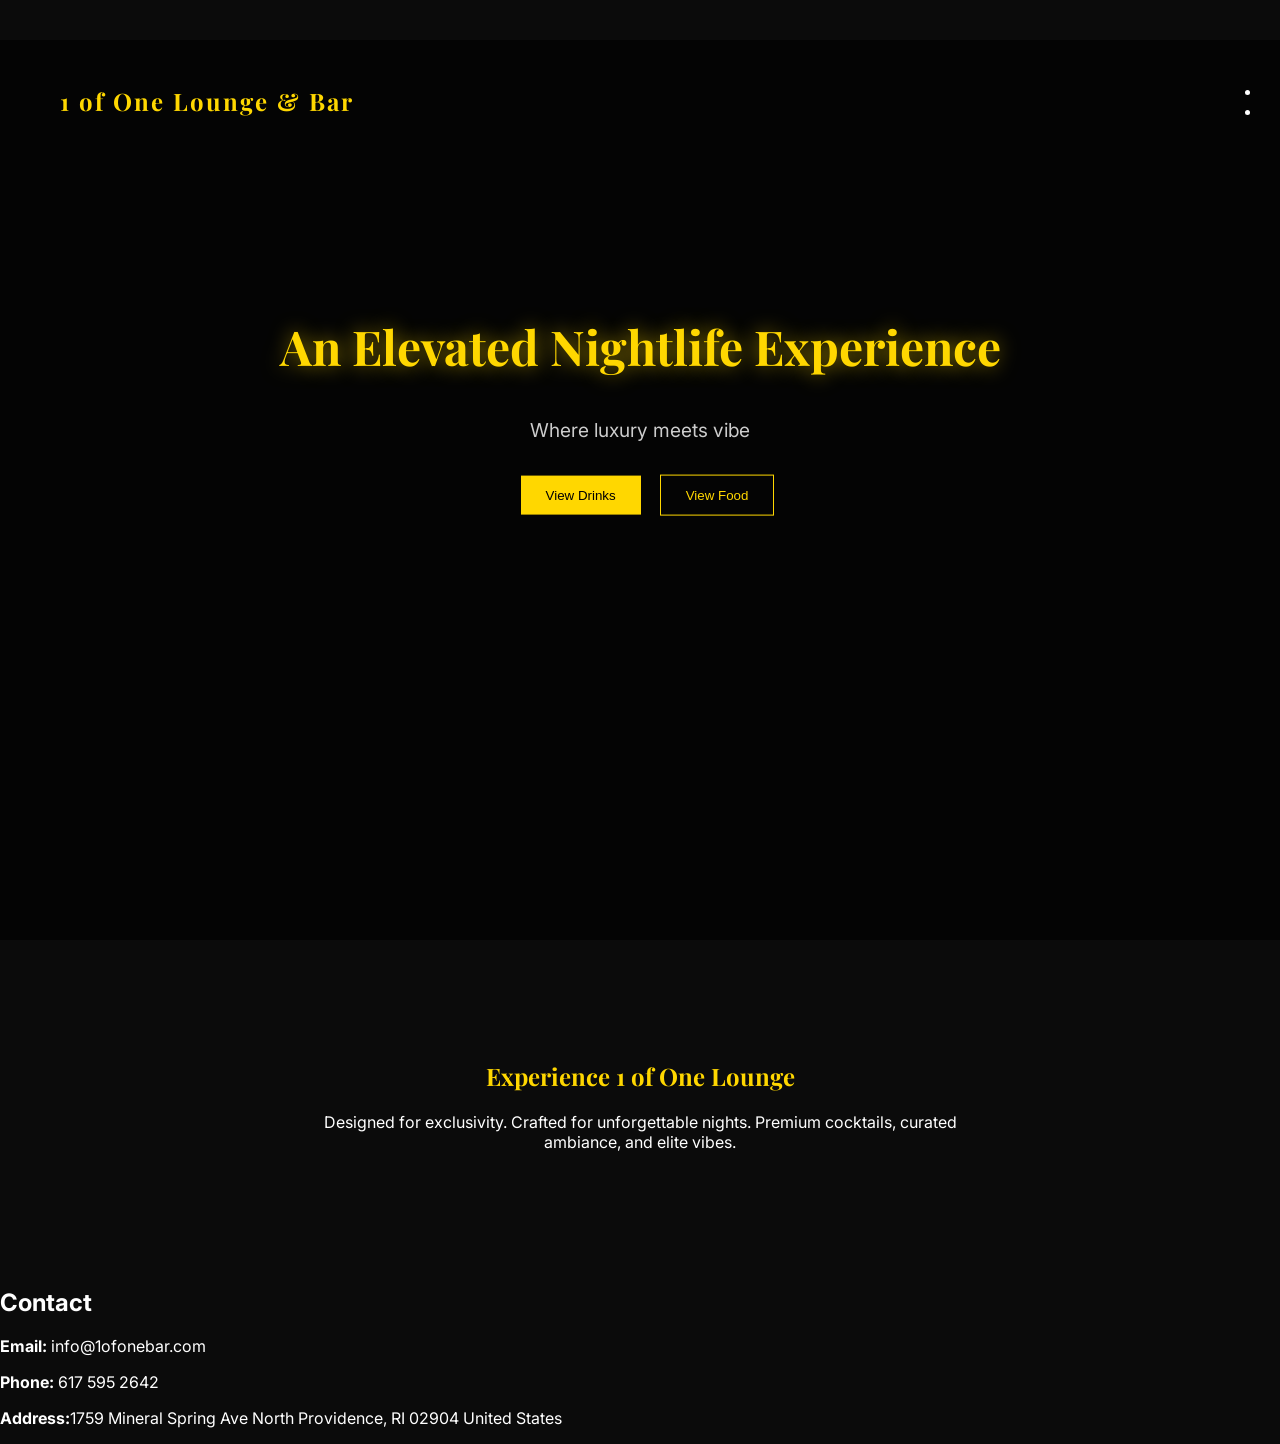
<file: oneofonefinal/project /Welcome page/index.html>
<!DOCTYPE html>
<html lang="en">
<head>
  <meta charset="UTF-8">
  <title>1 of One Lounge & Bar</title>
  <link rel="stylesheet" href="main.css">

  <!-- Google Font -->
  <link href="https://fonts.googleapis.com/css2?family=Playfair+Display:wght@500;700&family=Inter:wght@300;400&display=swap" rel="stylesheet">
</head>

<body>

<nav class="nav">
  <h1 class="logo">1 of One Lounge & Bar</h1>
  <ul>
    <li><a href="drinks.html">Drinks</a></li>
    <li><a href="food.html">Food</a></li>
  </ul>
</nav>

<section class="hero">
  <div class="overlay"></div>

  <div class="hero-content">
    <h2 class="glow">An Elevated Nightlife Experience</h2>
    <p>Where luxury meets vibe</p>

    <div class="buttons">
      <a href="drinks.html"><button class="gold-btn">View Drinks</button></a>
      <a href="food.html"><button class="outline-btn">View Food</button></a>
    </div>
  </div>
</section>

<section class="about">
  <h2>Experience 1 of One Lounge</h2>
  <p>
    Designed for exclusivity. Crafted for unforgettable nights.
    Premium cocktails, curated ambiance, and elite vibes.
  </p>
</section>
 <section id="contact" class="contact">
      <div class="section-heading">
        <p class="section-tag"></p>
        <h2>Contact</h2>
      </div>

      <div class="contact-card">
        <p><strong>Email:</strong> info@1ofonebar.com</p>
        <p><strong>Phone:</strong> 617 595 2642</p>
        <p><strong>Address:</strong>1759 Mineral Spring Ave
North Providence, RI  02904
United States</p>
      </div>
<script src="script.js"></script>
</body>
</html>
</file>
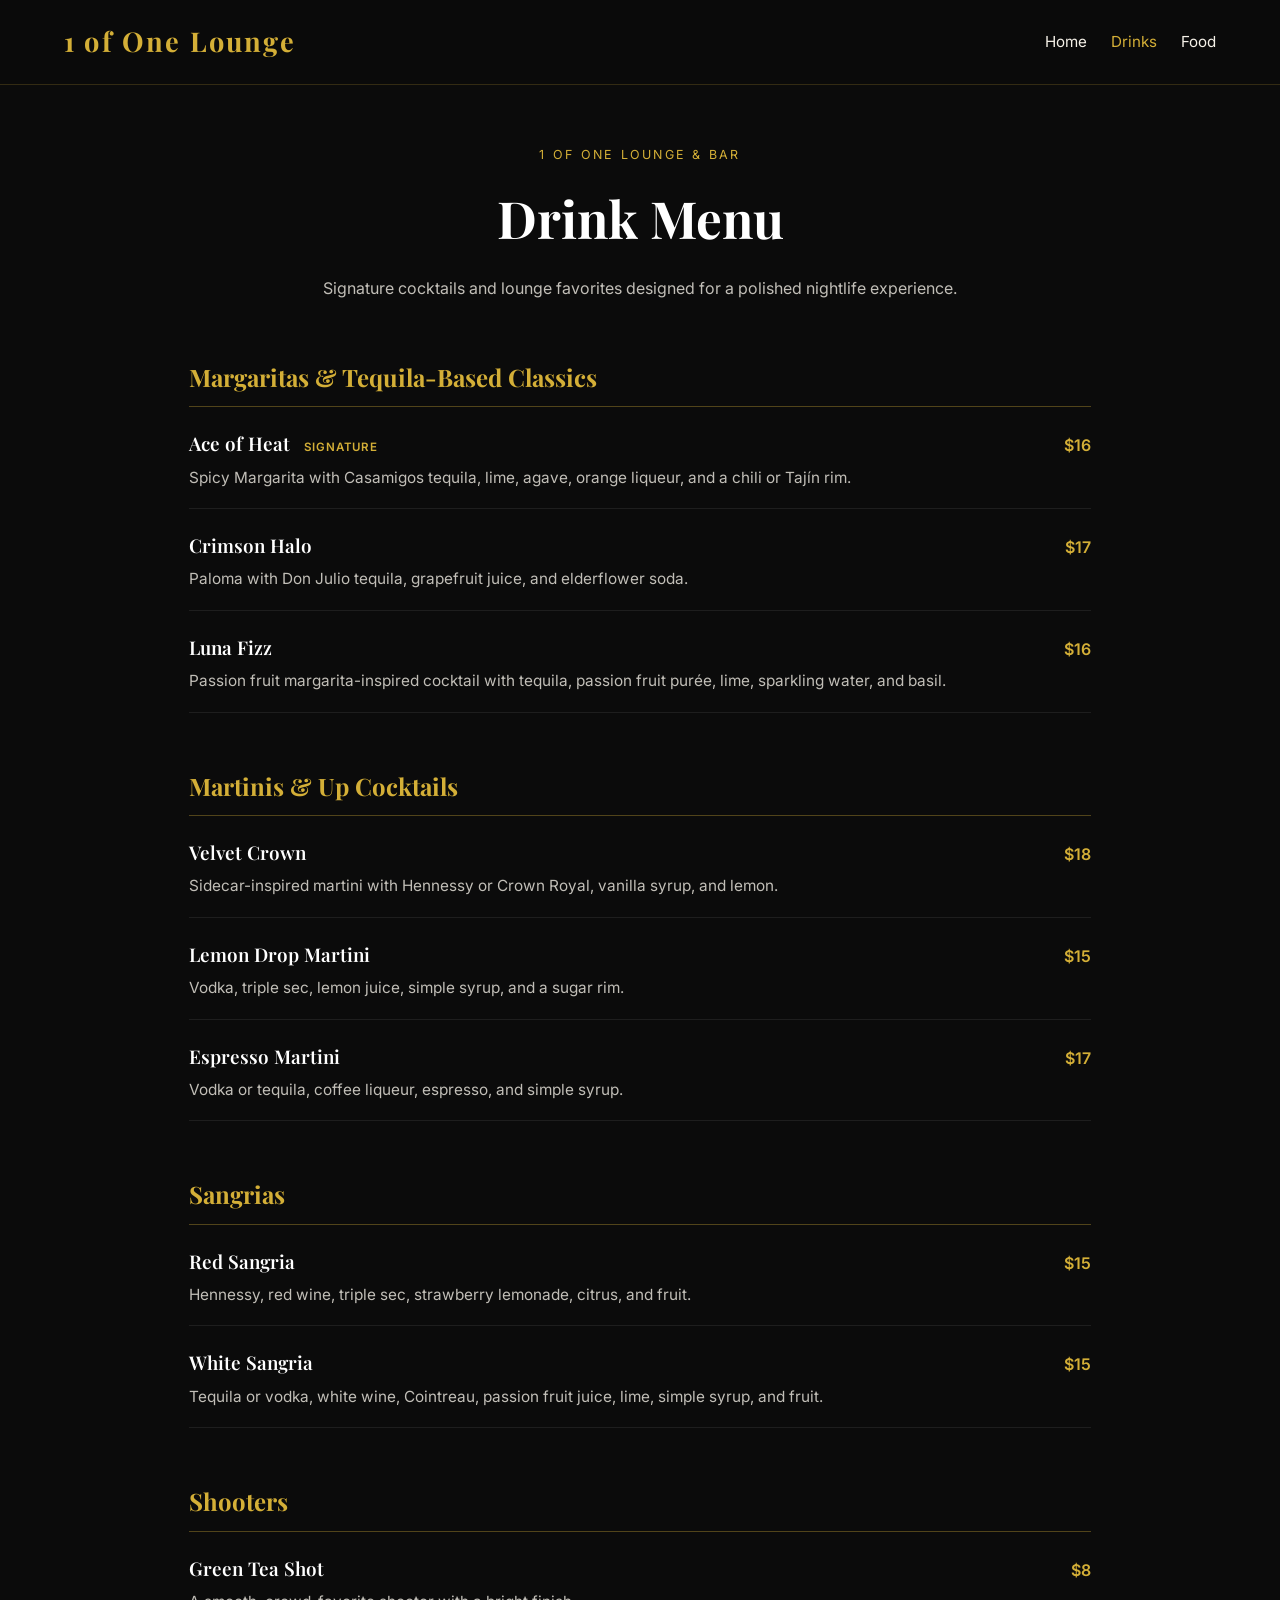
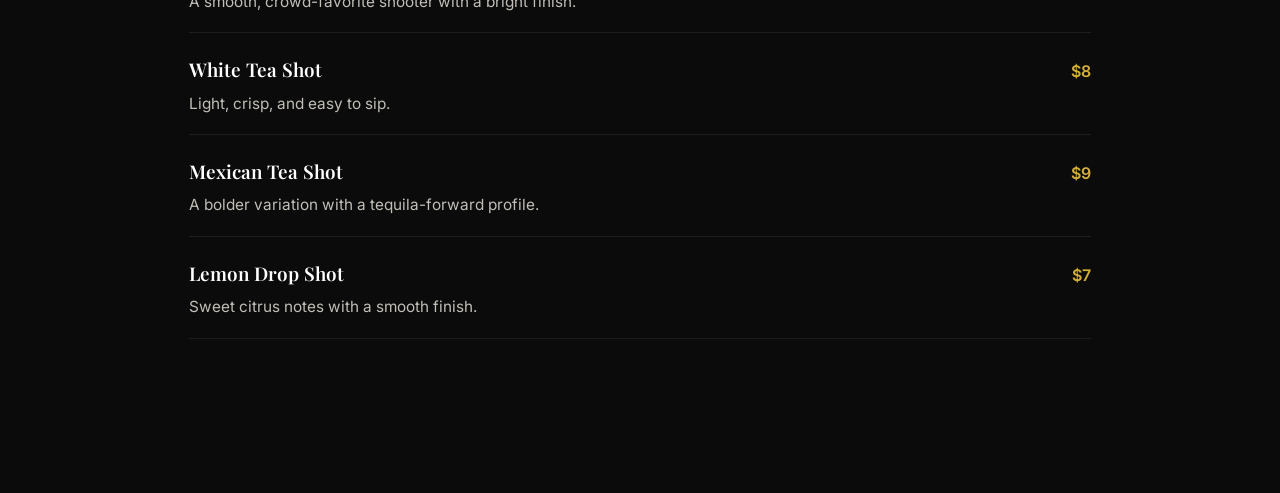
<file: oneofonefinal/project /Welcome page/drinks.html>
<!DOCTYPE html>
<html lang="en">
<head>
  <meta charset="UTF-8" />
  <meta name="viewport" content="width=device-width, initial-scale=1.0" />
  <title>Drink Menu | 1 of One Lounge & Bar</title>
  <link rel="preconnect" href="https://fonts.googleapis.com" />
  <link rel="preconnect" href="https://fonts.gstatic.com" crossorigin />
  <link href="https://fonts.googleapis.com/css2?family=Inter:wght@300;400;500;600&family=Playfair+Display:wght@500;600;700&display=swap" rel="stylesheet" />
  <link rel="stylesheet" href="menu.css" />
</head>
<body>
  <header class="site-header">
    <nav class="nav">
      <a href="index.html" class="brand">1 of One Lounge</a>

      <button class="menu-toggle" aria-label="Open navigation" aria-expanded="false">
        <span></span>
        <span></span>
        <span></span>
      </button>

      <ul class="nav-links">
        <li><a href="index.html">Home</a></li>
        <li><a href="drinks.html" class="active">Drinks</a></li>
        <li><a href="food.html">Food</a></li>
      </ul>
    </nav>
  </header>

  <main class="menu-layout">
    <section class="menu-hero reveal">
      <p class="eyebrow">1 of One Lounge & Bar</p>
      <h1>Drink Menu</h1>
      <p class="menu-intro">
        Signature cocktails and lounge favorites designed for a polished nightlife experience.
      </p>
    </section>

    <section class="menu-section reveal">
      <div class="section-heading">
        <h2>Margaritas &amp; Tequila-Based Classics</h2>
      </div>

      <div class="menu-items">
        <article class="menu-item signature-item">
          <div class="menu-item-heading">
            <h3>Ace of Heat</h3>
            <p class="price">$16</p>
          </div>
          <p class="description">Spicy Margarita with Casamigos tequila, lime, agave, orange liqueur, and a chili or Tajín rim.</p>
        </article>

        <article class="menu-item">
          <div class="menu-item-heading">
            <h3>Crimson Halo</h3>
            <p class="price">$17</p>
          </div>
          <p class="description">Paloma with Don Julio tequila, grapefruit juice, and elderflower soda.</p>
        </article>

        <article class="menu-item">
          <div class="menu-item-heading">
            <h3>Luna Fizz</h3>
            <p class="price">$16</p>
          </div>
          <p class="description">Passion fruit margarita-inspired cocktail with tequila, passion fruit purée, lime, sparkling water, and basil.</p>
        </article>
      </div>
    </section>

    <section class="menu-section reveal">
      <div class="section-heading">
        <h2>Martinis &amp; Up Cocktails</h2>
      </div>

      <div class="menu-items">
        <article class="menu-item">
          <div class="menu-item-heading">
            <h3>Velvet Crown</h3>
            <p class="price">$18</p>
          </div>
          <p class="description">Sidecar-inspired martini with Hennessy or Crown Royal, vanilla syrup, and lemon.</p>
        </article>

        <article class="menu-item">
          <div class="menu-item-heading">
            <h3>Lemon Drop Martini</h3>
            <p class="price">$15</p>
          </div>
          <p class="description">Vodka, triple sec, lemon juice, simple syrup, and a sugar rim.</p>
        </article>

        <article class="menu-item">
          <div class="menu-item-heading">
            <h3>Espresso Martini</h3>
            <p class="price">$17</p>
          </div>
          <p class="description">Vodka or tequila, coffee liqueur, espresso, and simple syrup.</p>
        </article>
      </div>
    </section>

    <section class="menu-section reveal">
      <div class="section-heading">
        <h2>Sangrias</h2>
      </div>

      <div class="menu-items">
        <article class="menu-item">
          <div class="menu-item-heading">
            <h3>Red Sangria</h3>
            <p class="price">$15</p>
          </div>
          <p class="description">Hennessy, red wine, triple sec, strawberry lemonade, citrus, and fruit.</p>
        </article>

        <article class="menu-item">
          <div class="menu-item-heading">
            <h3>White Sangria</h3>
            <p class="price">$15</p>
          </div>
          <p class="description">Tequila or vodka, white wine, Cointreau, passion fruit juice, lime, simple syrup, and fruit.</p>
        </article>
      </div>
    </section>

    <section class="menu-section reveal">
      <div class="section-heading">
        <h2>Shooters</h2>
      </div>

      <div class="menu-items">
        <article class="menu-item">
          <div class="menu-item-heading">
            <h3>Green Tea Shot</h3>
            <p class="price">$8</p>
          </div>
          <p class="description">A smooth, crowd-favorite shooter with a bright finish.</p>
        </article>

        <article class="menu-item">
          <div class="menu-item-heading">
            <h3>White Tea Shot</h3>
            <p class="price">$8</p>
          </div>
          <p class="description">Light, crisp, and easy to sip.</p>
        </article>

        <article class="menu-item">
          <div class="menu-item-heading">
            <h3>Mexican Tea Shot</h3>
            <p class="price">$9</p>
          </div>
          <p class="description">A bolder variation with a tequila-forward profile.</p>
        </article>

        <article class="menu-item">
          <div class="menu-item-heading">
            <h3>Lemon Drop Shot</h3>
            <p class="price">$7</p>
          </div>
          <p class="description">Sweet citrus notes with a smooth finish.</p>
        </article>
      </div>
    </section>
  </main>

  <script src="script.js"></script>
</body>
</html>
</file>
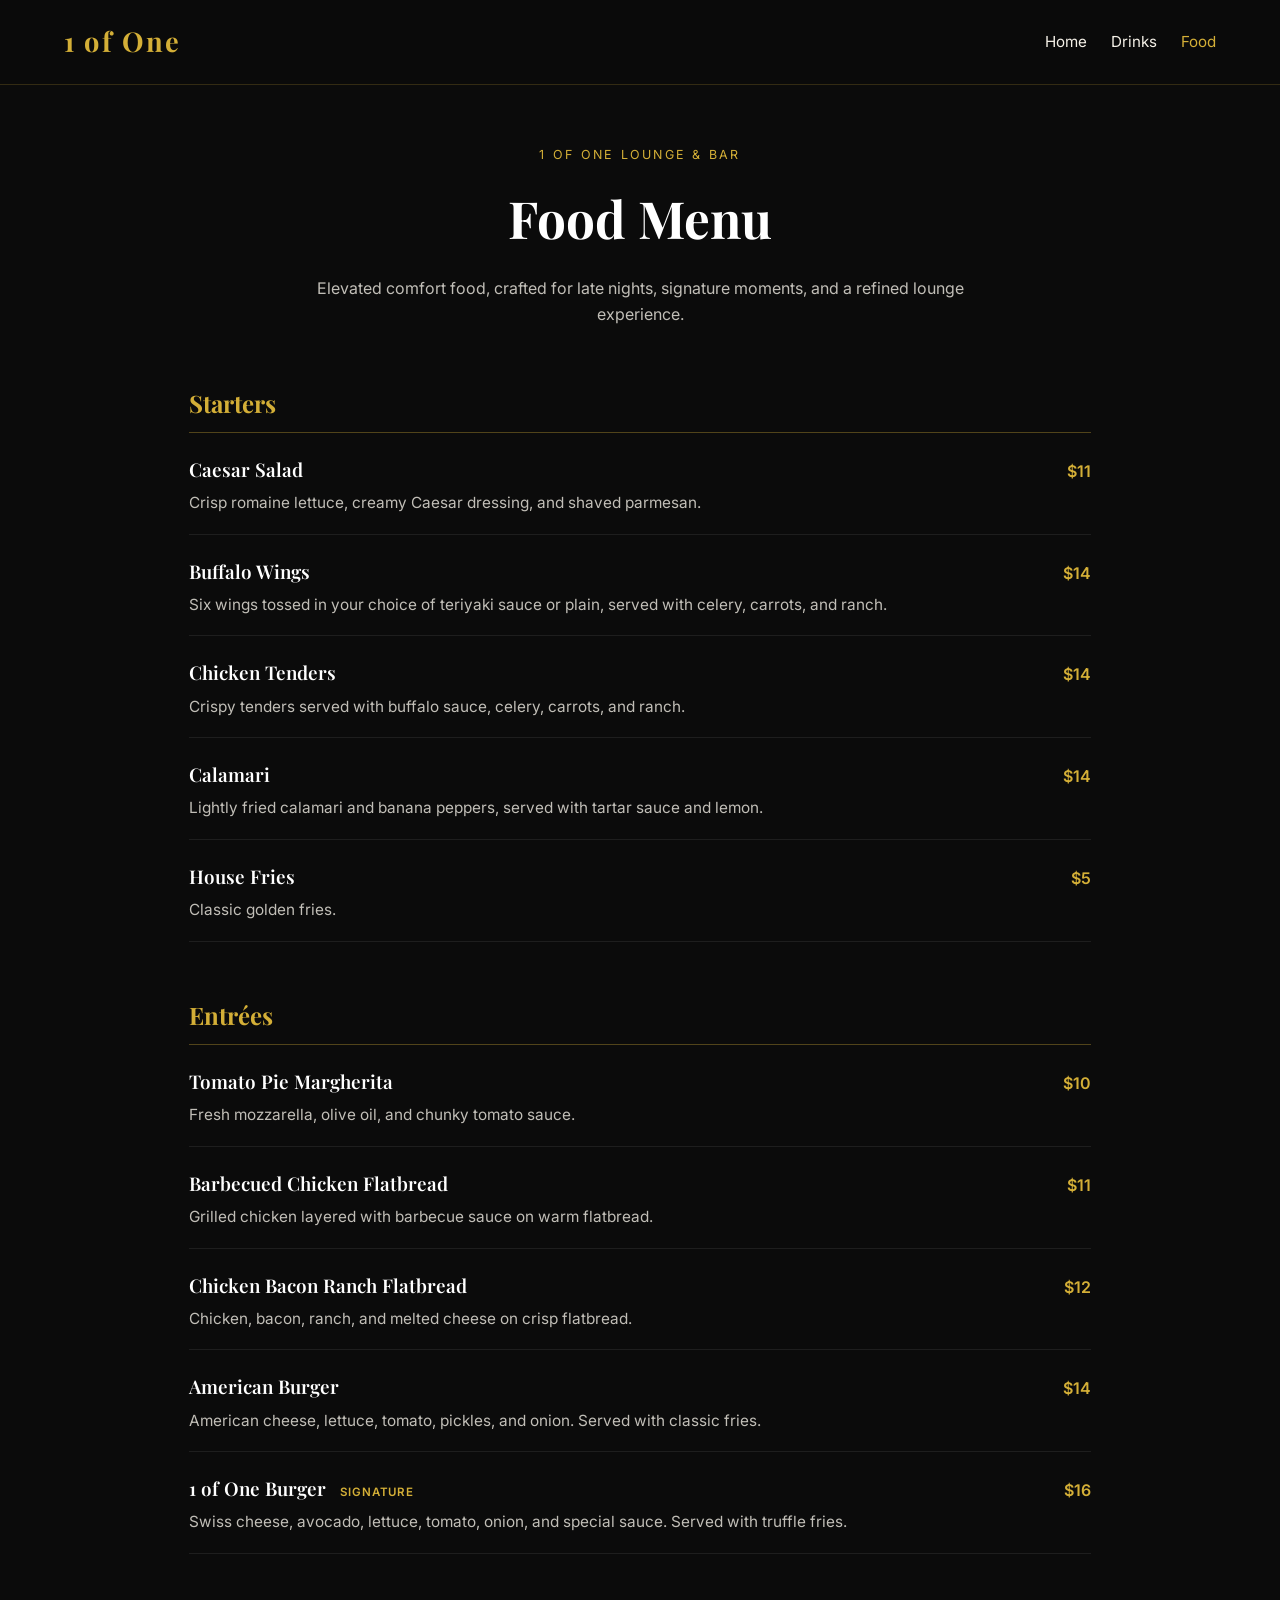
<file: oneofonefinal/project /Welcome page/food.html>
<!DOCTYPE html>
<html lang="en">
<head>
  <meta charset="UTF-8" />
  <meta name="viewport" content="width=device-width, initial-scale=1.0" />
  <title>Food Menu | 1 of One Lounge & Bar</title>
  <link rel="preconnect" href="https://fonts.googleapis.com" />
  <link rel="preconnect" href="https://fonts.gstatic.com" crossorigin />
  <link href="https://fonts.googleapis.com/css2?family=Inter:wght@300;400;500;600&family=Playfair+Display:wght@500;600;700&display=swap" rel="stylesheet" />
  <link rel="stylesheet" href="menu.css" />
</head>
<body>
  <header class="site-header">
    <nav class="nav">
      <a href="index.html" class="brand">1 of One</a>

      <button class="menu-toggle" aria-label="Open navigation" aria-expanded="false">
        <span></span>
        <span></span>
        <span></span>
      </button>

      <ul class="nav-links">
        <li><a href="index.html">Home</a></li>
        <li><a href="drinks.html">Drinks</a></li>
        <li><a href="food.html" class="active">Food</a></li>
      </ul>
    </nav>
  </header>

  <main class="menu-layout">
    <section class="menu-hero reveal">
      <p class="eyebrow">1 of One Lounge & Bar</p>
      <h1>Food Menu</h1>
      <p class="menu-intro">
        Elevated comfort food, crafted for late nights, signature moments, and a refined lounge experience.
      </p>
    </section>

    <section class="menu-section reveal">
      <div class="section-heading">
        <h2>Starters</h2>
      </div>

      <div class="menu-items">
        <article class="menu-item">
          <div class="menu-item-heading">
            <h3>Caesar Salad</h3>
            <p class="price">$11</p>
          </div>
          <p class="description">Crisp romaine lettuce, creamy Caesar dressing, and shaved parmesan.</p>
        </article>

        <article class="menu-item">
          <div class="menu-item-heading">
            <h3>Buffalo Wings</h3>
            <p class="price">$14</p>
          </div>
          <p class="description">Six wings tossed in your choice of teriyaki sauce or plain, served with celery, carrots, and ranch.</p>
        </article>

        <article class="menu-item">
          <div class="menu-item-heading">
            <h3>Chicken Tenders</h3>
            <p class="price">$14</p>
          </div>
          <p class="description">Crispy tenders served with buffalo sauce, celery, carrots, and ranch.</p>
        </article>

        <article class="menu-item">
          <div class="menu-item-heading">
            <h3>Calamari</h3>
            <p class="price">$14</p>
          </div>
          <p class="description">Lightly fried calamari and banana peppers, served with tartar sauce and lemon.</p>
        </article>

        <article class="menu-item">
          <div class="menu-item-heading">
            <h3>House Fries</h3>
            <p class="price">$5</p>
          </div>
          <p class="description">Classic golden fries.</p>
        </article>
      </div>
    </section>

    <section class="menu-section reveal">
      <div class="section-heading">
        <h2>Entrées</h2>
      </div>

      <div class="menu-items">
        <article class="menu-item">
          <div class="menu-item-heading">
            <h3>Tomato Pie Margherita</h3>
            <p class="price">$10</p>
          </div>
          <p class="description">Fresh mozzarella, olive oil, and chunky tomato sauce.</p>
        </article>

        <article class="menu-item">
          <div class="menu-item-heading">
            <h3>Barbecued Chicken Flatbread</h3>
            <p class="price">$11</p>
          </div>
          <p class="description">Grilled chicken layered with barbecue sauce on warm flatbread.</p>
        </article>

        <article class="menu-item">
          <div class="menu-item-heading">
            <h3>Chicken Bacon Ranch Flatbread</h3>
            <p class="price">$12</p>
          </div>
          <p class="description">Chicken, bacon, ranch, and melted cheese on crisp flatbread.</p>
        </article>

        <article class="menu-item">
          <div class="menu-item-heading">
            <h3>American Burger</h3>
            <p class="price">$14</p>
          </div>
          <p class="description">American cheese, lettuce, tomato, pickles, and onion. Served with classic fries.</p>
        </article>

        <article class="menu-item signature-item">
          <div class="menu-item-heading">
            <h3>1 of One Burger</h3>
            <p class="price">$16</p>
          </div>
          <p class="description">Swiss cheese, avocado, lettuce, tomato, onion, and special sauce. Served with truffle fries.</p>
        </article>
      </div>
    </section>
  </main>

  <script src="script.js"></script>
</body>
</html>
</file>
<file: oneofonefinal/project /Welcome page/main.css>
/* RESET */
body {
  margin: 0;
  font-family: 'Inter', sans-serif;
  background: #0b0b0b;
  color: #fff;
}

/* NAV */
.nav {
  display: flex;
  justify-content: space-between;
  padding: 25px 60px;
  position: absolute;
  width: 100%;
  z-index: 10;
}

.logo {
  font-family: 'Playfair Display', serif;
  color: gold;
  letter-spacing: 2px;
}

.nav a {
  color: white;
  text-decoration: none;
  margin-left: 30px;
  transition: 0.3s;
}

.nav a:hover {
  color: gold;
}

/* HERO */
.hero {
  height: 100vh;
  background: url('https://images.unsplash.com/photo-1514933651103-005eec06c04b') center/cover no-repeat;
  position: relative;
}

.overlay {
  position: absolute;
  width: 100%;
  height: 100%;
  background: rgba(0,0,0,0.65);
}

/* HERO CONTENT */
.hero-content {
  position: relative;
  z-index: 2;
  text-align: center;
  top: 40%;
  transform: translateY(-40%);
}

.glow {
  font-family: 'Playfair Display', serif;
  font-size: 3rem;
  color: gold;
  text-shadow: 0 0 20px rgba(255,215,0,0.6);
  animation: fadeUp 1.5s ease;
}

.hero p {
  margin-top: 15px;
  font-size: 1.2rem;
  opacity: 0.8;
}

/* BUTTONS */
.gold-btn {
  background: gold;
  color: black;
  padding: 12px 25px;
  border: none;
  margin: 15px;
  cursor: pointer;
  transition: 0.3s;
}

.gold-btn:hover {
  background: #d4af37;
  transform: scale(1.05);
}

.outline-btn {
  background: transparent;
  border: 1px solid gold;
  color: gold;
  padding: 12px 25px;
  cursor: pointer;
}

.outline-btn:hover {
  background: gold;
  color: black;
}

/* ABOUT */
.about {
  padding: 100px 20px;
  text-align: center;
  max-width: 700px;
  margin: auto;
}

.about h2 {
  font-family: 'Playfair Display', serif;
  color: gold;
}

/* MENU CARDS (used on food/drinks pages) */
.menu-grid {
  display: flex;
  justify-content: center;
  gap: 30px;
  flex-wrap: wrap;
  padding: 60px;
}

.card {
  background: rgba(255,255,255,0.05);
  backdrop-filter: blur(10px);
  border: 1px solid rgba(255,215,0,0.2);
  padding: 25px;
  width: 260px;
  border-radius: 15px;
  transition: 0.4s;
}

.card:hover {
  transform: translateY(-10px);
  box-shadow: 0 0 25px rgba(255,215,0,0.2);
}

.card h3 {
  font-family: 'Playfair Display', serif;
}

.card span {
  color: gold;
  font-weight: bold;
}

/* ANIMATION */
@keyframes fadeUp {
  from {
    opacity: 0;
    transform: translateY(40px);
  }
  to {
    opacity: 1;
    transform: translateY(0);
  }
  

}
</file>
<file: oneofonefinal/project /Welcome page/menu.css>
* {
  box-sizing: border-box;
  margin: 0;
  padding: 0;
}

body {
  background: #0b0b0b;
  color: #f5f1e8;
  font-family: 'Inter', sans-serif;
  line-height: 1.6;
}

.site-header {
  position: sticky;
  top: 0;
  z-index: 1000;
  background: rgba(11, 11, 11, 0.96);
  border-bottom: 1px solid rgba(212, 175, 55, 0.2);
}

.nav {
  max-width: 1200px;
  margin: 0 auto;
  padding: 20px 24px;
  display: flex;
  align-items: center;
  justify-content: space-between;
}

.brand {
  color: #d4af37;
  text-decoration: none;
  font-family: 'Playfair Display', serif;
  font-size: 1.7rem;
  font-weight: 700;
  letter-spacing: 0.08em;
}

.nav-links {
  list-style: none;
  display: flex;
  gap: 24px;
}

.nav-links a {
  color: #f5f1e8;
  text-decoration: none;
  font-size: 0.95rem;
  transition: color 0.3s ease;
}

.nav-links a:hover,
.nav-links a.active {
  color: #d4af37;
}

.menu-toggle {
  display: none;
  background: transparent;
  border: none;
  cursor: pointer;
}

.menu-toggle span {
  display: block;
  width: 24px;
  height: 2px;
  margin: 5px 0;
  background: #f5f1e8;
}

.menu-layout {
  max-width: 950px;
  margin: 0 auto;
  padding: 60px 24px 100px;
}

.menu-hero {
  text-align: center;
  margin-bottom: 56px;
}

.eyebrow {
  color: #d4af37;
  text-transform: uppercase;
  letter-spacing: 0.18em;
  font-size: 0.78rem;
  margin-bottom: 14px;
}

.menu-hero h1 {
  font-family: 'Playfair Display', serif;
  font-size: 3.2rem;
  color: #fff;
  margin-bottom: 16px;
}

.menu-intro {
  max-width: 680px;
  margin: 0 auto;
  color: rgba(245, 241, 232, 0.78);
  font-size: 1rem;
}

.menu-section {
  margin-bottom: 54px;
}

.section-heading {
  margin-bottom: 22px;
}

.section-heading h2 {
  font-family: 'Playfair Display', serif;
  font-size: 1.5rem;
  color: #d4af37;
  padding-bottom: 10px;
  border-bottom: 1px solid rgba(212, 175, 55, 0.35);
}

.menu-items {
  display: flex;
  flex-direction: column;
  gap: 22px;
}

.menu-item {
  padding-bottom: 18px;
  border-bottom: 1px solid rgba(255, 255, 255, 0.08);
}

.menu-item-heading {
  display: flex;
  align-items: baseline;
  justify-content: space-between;
  gap: 16px;
  margin-bottom: 6px;
}

.menu-item-heading h3 {
  font-family: 'Playfair Display', serif;
  font-size: 1.18rem;
  color: #fff;
  font-weight: 600;
}

.price {
  color: #d4af37;
  font-weight: 600;
  white-space: nowrap;
}

.description {
  color: rgba(245, 241, 232, 0.78);
  font-size: 0.96rem;
  max-width: 760px;
}

.signature-item .menu-item-heading h3::after {
  content: " Signature";
  color: #d4af37;
  font-family: 'Inter', sans-serif;
  font-size: 0.72rem;
  text-transform: uppercase;
  letter-spacing: 0.08em;
  margin-left: 10px;
}

.reveal {
  opacity: 1;
  transform: translateY(0);
}

@media (max-width: 768px) {
  .nav {
    flex-wrap: wrap;
    gap: 16px;
  }

  .menu-toggle {
    display: block;
  }

  .nav-links {
    width: 100%;
    display: none;
    flex-direction: column;
    gap: 14px;
    padding-top: 10px;
  }

  .nav-links.open {
    display: flex;
  }

  .menu-hero h1 {
    font-size: 2.3rem;
  }

  .menu-item-heading {
    flex-direction: column;
    align-items: flex-start;
    gap: 4px;
  }
}
</file>
